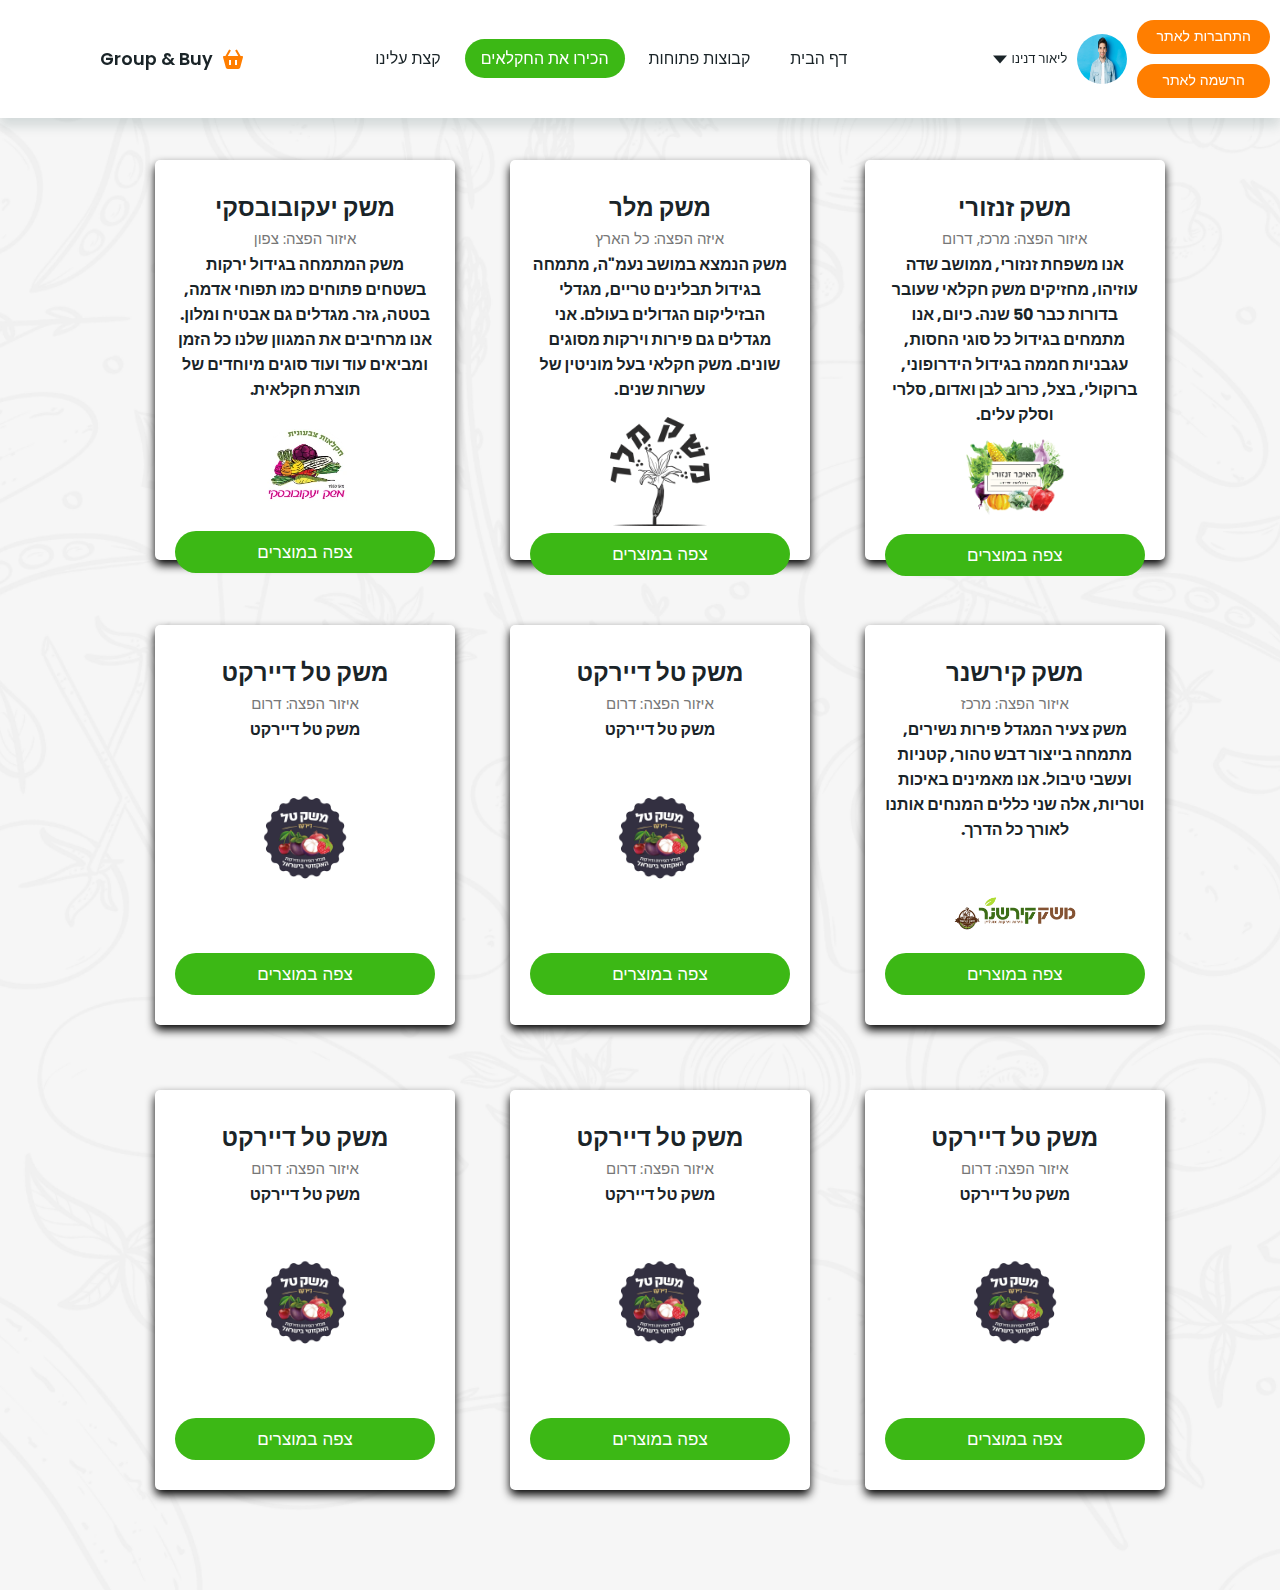
<file: farmers.html>
<!DOCTYPE html>
<html lang="en">
    <head>
        <meta charset="UTF-8">
        <meta http-equiv="X-UA-Compatible" content="IE=edge">
        <meta name="viewport" content="width=device-width, initial-scale=1.0">
        <!-- Link To CSS -->
        <link rel="stylesheet" href="style.css">
        <!-- Box Icons -->
        <link rel="stylesheet"
        href="https://cdn.jsdelivr.net/npm/boxicons@latest/css/boxicons.min.css">
        <!-- Link Swiper's CSS -->
        <link rel="stylesheet"
        href="https://unpkg.com/swiper/swiper-bundle.min.css"/>
    </head>
<body>

    
      
    <!-- Navbar -->
    <header>

        <div class="login-buttons">
            <button id="show-login">התחברות לאתר</button>
            <button id="show-login">הרשמה לאתר</button>
        </div>

        <!-- Profile -->
        <div class="profile">
            <img src="img/profile.jpg" alt="">
            <span>ליאור דנינו</span>
            <i class='bx bx-caret-down' ></i>
        </div>
        
        <!-- Menu Icon  -->

        <div class="bx bx-menu" id="menu-icon"></div>
        <!-- Nav List -->
        <ul class="navbar">
            
            <li><a href="index.html">דף הבית</a></li>
            <li><a href="openGroups.html">קבוצות פתוחות</a></li>
            <li><a href="farmers.html" class="farmers-active">הכירו את החקלאים</a></li>
            <li><a href="about.html">קצת עלינו</a></li>
            
        </ul>
        


        <a href="#" class="logo"><i class='bx bxs-basket'></i>Group & Buy</a>

        <div class="popup">
            <div class="close-btn">&times;</div>
            <div class="form">
                <h2>Log in</h2>
                <div class="form-element">
                    <label for="email">דואר אלקטרוני</label>
                    <input type="text" id="email" placeholder="הזן דואר אלקטרוני">
                </div>
                <div class="form-element">
                    <label for="password">סיסמה</label>
                    <input type="password" id="password" placeholder="הזן סיסמה">
                </div>
                <div class="form-element">
                    <input type="checkbox" id="remember-me">
                    <label for="remember-me">זכור אותי</label>
                </div>
                <div class="form-element">
                    <button>התחברות</button>
                </div>
                <a href="#">שכחת סיסמה?</a>
            </div>
        </div>
        

    </header>
     

      <div class="container1">

        <h1 class="heading1"></h1>
    
            <div class="box1-container1">
        
                <div class="box1">
                    
                    <h2>משק זנזורי</h2>
                    <p>איזור הפצה: מרכז, דרום</p>
                    <h4>אנו משפחת זנזורי, ממושב שדה עוזיהו, מחזיקים משק חקלאי שעובר בדורות כבר 50 שנה.
                        כיום, אנו מתמחים בגידול כל סוגי החסות, עגבניות חממה בגידול הידרופוני, ברוקולי, בצל, כרוב לבן ואדום, סלרי וסלק עלים.</h4>
                      
                    <div style="text-align: center">
                        <img src="img\Zanzori.png" alt="משק זנזורי" style="width: 100px; height: auto;">
                    </div>

                    <!-- כפתור לפתיחת מודאל המוצרים -->
                    <button class="open-modal" data-farmer="משק זנזורי" data-products="ברוקולי, ברוקומיני, חסה ערבית, חסה לאליק, לבבות חסה, בצל ריברסייד, כרוב לבן, כרוב אדום, 
                    סלק עלים, סלרי עלים, ראש סלרי, שורש פטרוזיליה, עגבניות חממה, באקצ'וי">צפה במוצרים</button>

                </div>
        
                <div class="box1">
                    <h2>משק מלר</h2>
                    <p>איזה הפצה: כל הארץ</p>
                    <h4>משק הנמצא במושב נעמ"ה, מתמחה בגידול תבלינים טריים, מגדלי הבזיליקום הגדולים בעולם. אני מגדלים גם פירות וירקות מסוגים שונים. משק חקלאי בעל מוניטין של עשרות שנים.</h4>
                    
                    <div style="text-align: center">
                        <img src="img/meller-logo.png" alt="משק מלר" style="width: 100px; height: auto; margin-top: 15px;">
                    </div>
                    
                    <button class="open-modal" data-farmer="משק מלר" data-products="אבטיח, אבטיח גולי, אבטיח צהוב, אבטיח אישי, מלון כתום, מלון גליה, מלון בוכרי צהוב, מלון בוכרי ירוק, סברס ">צפה במוצרים</button>
                </div>
        
                <div class="box1">
                    
                    <h2>משק יעקובובסקי</h2>
                    <p>איזור הפצה: צפון</p>
                    <h4>משק המתמחה בגידול ירקות בשטחים פתוחים כמו תפוחי אדמה, בטטה, גזר. מגדלים גם אבטיח ומלון. אנו מרחיבים את המגוון שלנו כל הזמן ומביאים עוד ועוד סוגים מיוחדים של תוצרת חקלאית. </h4>
                    
                    <div style="text-align: center">
                        <img src="img/logo(2).png" alt="משק יעקובובסקי" style="width: 100px; height: auto; margin-top: 23px;">
                    </div>
                    
                    <button class="open-modal" data-farmer="משק יעקובובסקי" data-products="פטל אדום, פטל שחור, אוכמניות, תות פקיסטני, פטל צהוב, תות שדה, דומדמניות">צפה במוצרים</button>
                </div>
        
                <div class="box1">
                    
                    <h2>משק קירשנר</h2>
                    <p>איזור הפצה: מרכז</p>
                    <h4>משק צעיר המגדל פירות נשירים, מתמחה בייצור דבש טהור, קטניות ועשבי טיבול. אנו מאמינים באיכות וטריות, אלה שני כללים המנחים אותנו לאורך כל הדרך.</h4>
                   
                    <div style="text-align: center">
                        <img src="img/newlogo.c452bf06.png" alt="משק קירשנר" style="width: 130px; height: auto; margin-top: 50px;">
                    </div>
                   
                    <button class="open-modal" data-farmer="משק קירשנר" data-products="">צפה במוצרים</button>
                </div>
    
            <div class="box1">
                
                <h2>משק טל דיירקט</h2>
                    <p>איזור הפצה: דרום</p>
                    <h4>משק טל דיירקט </h4>
                   
                    <div style="text-align: center">
                        <img src="img/לוגו-משק-טל.png" alt="משק טל דיירקט" style="width: 130px; height: auto; margin-top: 50px;">
                    </div>
                   
                    <button class="open-modal" data-farmer="משק טל דיירקט" data-products="">צפה במוצרים</button>
            </div>

            <div class="box1">
                
                <h2>משק טל דיירקט</h2>
                    <p>איזור הפצה: דרום</p>
                    <h4>משק טל דיירקט </h4>
                   
                    <div style="text-align: center">
                        <img src="img/לוגו-משק-טל.png" alt="משק טל דיירקט" style="width: 130px; height: auto; margin-top: 50px;">
                    </div>
                   
                    <button class="open-modal" data-farmer="משק טל דיירקט" data-products="">צפה במוצרים</button>
            </div>

            <div class="box1">
                
                <h2>משק טל דיירקט</h2>
                    <p>איזור הפצה: דרום</p>
                    <h4>משק טל דיירקט </h4>
                   
                    <div style="text-align: center">
                        <img src="img/לוגו-משק-טל.png" alt="משק טל דיירקט" style="width: 130px; height: auto; margin-top: 50px;">
                    </div>
                   
                    <button class="open-modal" data-farmer="משק טל דיירקט" data-products="">צפה במוצרים</button>
            </div>

            <div class="box1">
                
                <h2>משק טל דיירקט</h2>
                    <p>איזור הפצה: דרום</p>
                    <h4>משק טל דיירקט </h4>
                   
                    <div style="text-align: center">
                        <img src="img/לוגו-משק-טל.png" alt="משק טל דיירקט" style="width: 130px; height: auto; margin-top: 50px;">
                    </div>
                   
                    <button class="open-modal" data-farmer="משק טל דיירקט" data-products="">צפה במוצרים</button>
            </div>

            <div class="box1">
                
                <h2>משק טל דיירקט</h2>
                    <p>איזור הפצה: דרום</p>
                    <h4>משק טל דיירקט </h4>
                   
                    <div style="text-align: center">
                        <img src="img/לוגו-משק-טל.png" alt="משק טל דיירקט" style="width: 130px; height: auto; margin-top: 50px;">
                    </div>
                   
                    <button class="open-modal" data-farmer="משק טל דיירקט" data-products="">צפה במוצרים</button>
            </div>

    
    
        </div>
    
    </div>

        <!-- מודאל להצגת מוצרים -->
    <div id="productModal" class="modal">
        <div class="modal-content">
            <span class="close">&times;</span>
            <h2 id="farmerName"></h2>
            <ul id="productList"></ul>
        </div>
    </div>

    <script src="main.js"></script>

</body>

</html>
</html>
</file>
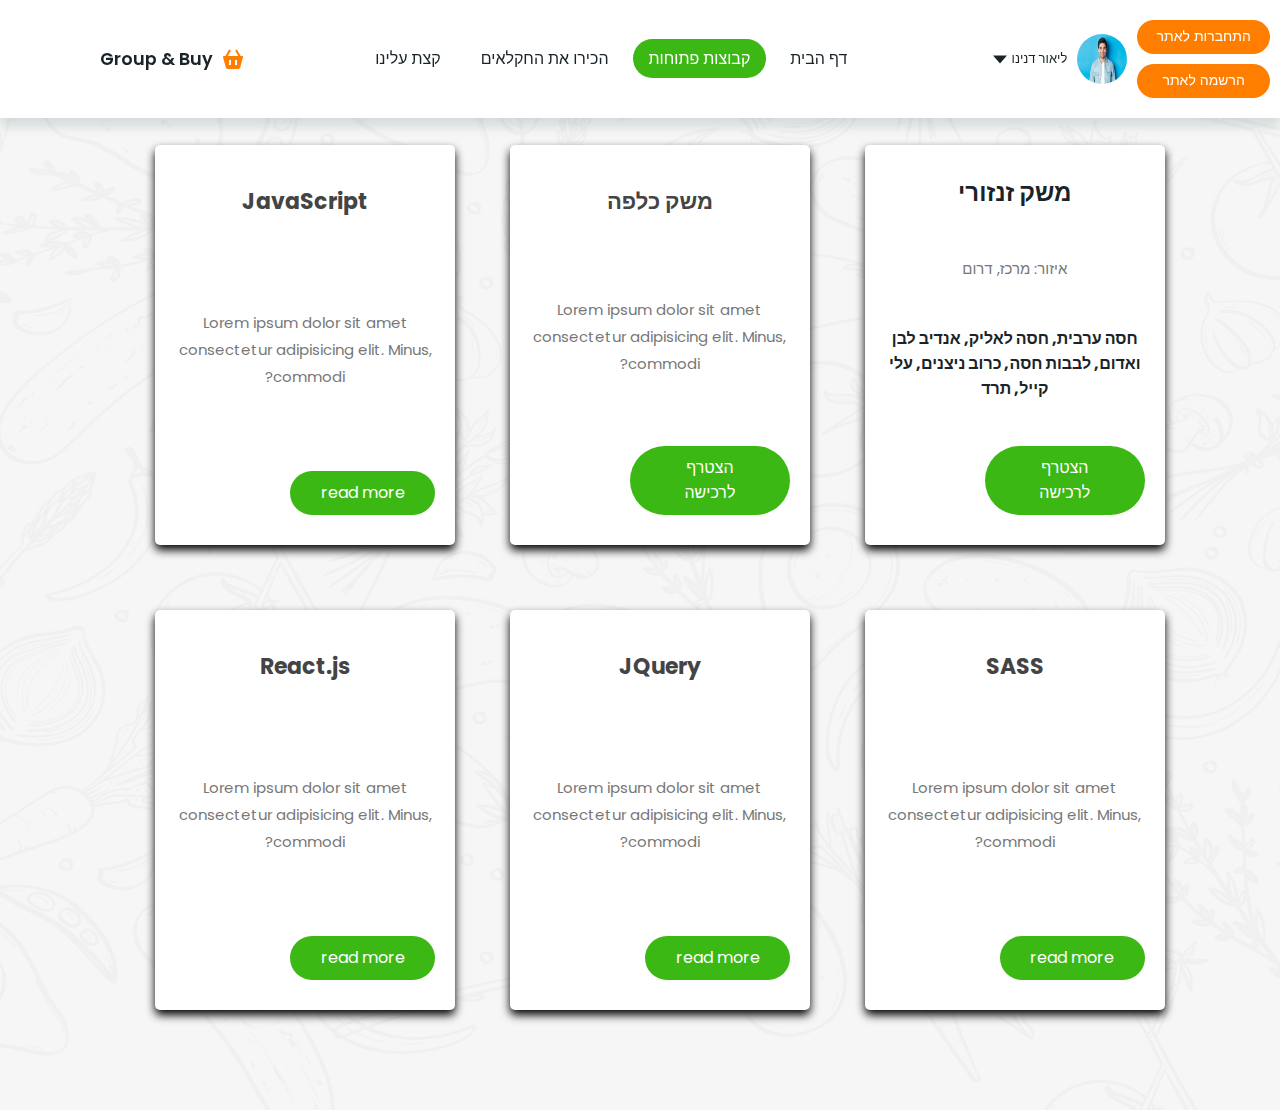
<file: openGroups.html>
<!DOCTYPE html>
<html lang="en">
<head>
    <meta charset="UTF-8">
    <meta http-equiv="X-UA-Compatible" content="IE=edge">
    <meta name="viewport" content="width=device-width, initial-scale=1.0">
    <!-- Link To CSS -->
    <link rel="stylesheet" href="style.css">
    <!-- Box Icons -->
    <link rel="stylesheet"
  href="https://cdn.jsdelivr.net/npm/boxicons@latest/css/boxicons.min.css">
  <!-- Link Swiper's CSS -->
  <link rel="stylesheet"
href="https://unpkg.com/swiper/swiper-bundle.min.css"/>
</head>
<body>
    <!-- Navbar -->
    <header>

        <div class="login-buttons">
            <button id="show-login">התחברות לאתר</button>
            <button id="show-login">הרשמה לאתר</button>
        </div>

        <!-- Profile -->
        <div class="profile">
            <img src="img/profile.jpg" alt="">
            <span>ליאור דנינו</span>
            <i class='bx bx-caret-down' ></i>
        </div>
       
        <!-- Menu Icon  -->

        <div class="bx bx-menu" id="menu-icon"></div>
        <!-- Nav List -->
        <ul class="navbar">
            <li><a href="index.html">דף הבית</a></li>
            <li><a href="openGroups.html" class="openGroups-active">קבוצות פתוחות</a></li>
            <li><a href="farmers.html">הכירו את החקלאים</a></li>
            <li><a href="about.html">קצת עלינו</a></li>
            
            
            
            
            
        </ul>
        

        <a href="#" class="logo"><i class='bx bxs-basket'></i>Group & Buy</a>
    </header>

    <div class="container1">

       
    
        <div class="box1-container1">
    
            <div class="box1">
                <h2>משק זנזורי</h2>
                <p>איזור: מרכז, דרום</p>
                <h4>חסה ערבית, חסה לאליק, אנדיב לבן ואדום, לבבות חסה, כרוב ניצנים, עלי קייל, תרד</h4>
                <a href="#" class="btn">הצטרף לרכישה</a>
            </div>
    
            <div class="box1">
                
                <h3>משק כלפה</h3>
                <p>Lorem ipsum dolor sit amet consectetur adipisicing elit. Minus, commodi?</p>
                <a href="#" class="btn">הצטרף לרכישה</a>
            </div>
    
            <div class="box1">
                
                <h3>JavaScript</h3>
                <p>Lorem ipsum dolor sit amet consectetur adipisicing elit. Minus, commodi?</p>
                <a href="#" class="btn">read more</a>
            </div>
    
            <div class="box1">
                
                <h3>SASS</h3>
                <p>Lorem ipsum dolor sit amet consectetur adipisicing elit. Minus, commodi?</p>
                <a href="#" class="btn">read more</a>
            </div>
    
            <div class="box1">
                
                <h3>JQuery</h3>
                <p>Lorem ipsum dolor sit amet consectetur adipisicing elit. Minus, commodi?</p>
                <a href="#" class="btn">read more</a>
            </div>
    
            <div class="box1">
                
                <h3>React.js</h3>
                <p>Lorem ipsum dolor sit amet consectetur adipisicing elit. Minus, commodi?</p>
                <a href="#" class="btn">read more</a>
            </div>
    
        </div>
    
    </div>


        


    
</body>
</html>
</html>
</file>
<file: style.css>
/* Google Fonts */
@import url("https://fonts.googleapis.com/css2?family=Poppins:wght@200;300;400;500;600;700;900&display=swap");
* {
  font-family: "Poppins", sans-serif;
  margin: 0;
  padding: 0;
  box-sizing: border-box;
  list-style: none;
  text-decoration: none;
  scroll-padding-top: 2rem;
  scroll-behavior: smooth;
}
/* Some Variables */
:root {
  --green-color: #3cb815;
  --light-green-color: #c0eb7b;
  --orange-color: #ff7e00;
  --light-orange-color: #f75f1d;
  --text-color: #1a2428;
  --bg-color: #fff;
}
/* Background Image */
body {
  background-image: url(img/background.png);
  background-size: cover;
  background-position: center;
}

/* Set global text direction to RTL */
body {
  direction: rtl;
}

/* Custom Scroll Bar */
::-webkit-scrollbar {
  width: 0.5rem;
  background: var(--light-green-color);
}
::-webkit-scrollbar-thumb {
  width: 0.5rem;
  background: var(--green-color);
  border-radius: 5rem;
}
section {
  padding: 4.5rem 0 1.5rem;
}
img {
  width: 100%;
}
body {
  color: var(--text-color);
}
header {
  position: fixed;
  width: 100%;
  top: 0;
  right: 0;
  z-index: 1000;
  display: flex;
  align-items: center;
  justify-content: space-between;
  background: var(--bg-color);
  box-shadow: 0 8px 11px rgb(14 55 54 / 15%);
  padding: 20px 10px 20px 100px;
  transition: 0.5s;
}
.profile {
  display: flex;
  align-items: center;
  padding: 0;
}

.profile img {
  width: 50px;
  height: 50px;
  border-radius: 50%;
  margin-right: 10px;
}

.profile button {
  background-color: #4caf50;
  color: white;
  border: none;
  padding: 10px 20px;
  font-size: 16px;
  cursor: pointer;
  border-radius: 5px;
}

.profile span {
  font-size: 13px;
  font-weight: 500;
  margin-right: 10px;
}

.profile button:hover {
  background-color: #45a049;
}

.profile i {
  margin-left: 10px;
  font-size: 24px;
  cursor: pointer;
}

.logo {
  display: flex;
  align-items: center;
  font-size: 1.1rem;
  font-weight: 600;
  color: var(--text-color);
  column-gap: 0.5rem;
}
.logo .bx {
  font-size: 24px;
  color: var(--orange-color);
}
.navbar {
  display: flex;
  justify-content: center; /* מרכז את ה-navbar */
  column-gap: 0.5rem;
  flex-grow: 1; /* מאפשר ל-navbar לתפוס את המקום שנותר */
}
.navbar a {
  font-size: 1rem;
  font-weight: 500;
  color: var(--text-color);
  padding: 0.5rem 1rem;
}
.navbar a:hover,
.navbar .home-active,
.navbar .about-active,
.navbar .categories-active,
.navbar .openGroups-active,
.navbar .farmers-active {
  background: var(--green-color);
  border-radius: 5rem;
  color: var(--bg-color);
  transition: background 0.5s;
}
#menu-icon {
  font-size: 24px;
  cursor: pointer;
  z-index: 10001;
  display: none;
}
.container {
  position: relative;
  width: 100%;
  min-height: 640px;
  display: flex;
  align-items: center;
  background: url(img/background.png);
  background-repeat: no-repeat;
  background-size: cover;
  background-position: center;
  overflow: hidden;
  justify-content: space-between;
}
.container img {
  width: 500px;
  position: absolute;
  bottom: 80px;
  left: 280px;
}
.home-text {
  padding: 80px 150px 0;
  text-align: right;
  flex: 1;
}
.home-text span {
  font-weight: 400;
  text-transform: uppercase;
  color: var(--green-color);
}
.home-text h1 {
  font-size: 2.4rem;
  font-weight: 700;
  margin-bottom: 1rem;
}
.btn {
  padding: 0.6rem 1.9rem;
  background: var(--green-color);
  color: var(--bg-color);
  font-weight: 400;
  border-radius: 5rem;
  display: flex;
  align-items: center;
  margin-left: auto;
  column-gap: 00.5rem;
  max-width: 160px;
}
.btn .bx {
  padding: 4px;
  background: var(--bg-color);
  color: var(--text-color);
  border-radius: 1rem;
  font-size: 20px;
  margin: auto;
}
.btn:hover {
  background: var(--light-orange-color);
  transition: 0.2s ease;
}
.swiper-button-next {
  background: url(img/left-arrow.png);
  background-repeat: no-repeat;
  background-size: 100% auto;
  background-position: center;
  margin-right: 20px;
}
.swiper-button-next::after {
  display: none;
}
.swiper-button-prev {
  background: url(img/right-arrow.png);
  background-repeat: no-repeat;
  background-size: 100% auto;
  background-position: center;
  margin-left: 20px;
}
.swiper-button-prev::after {
  display: none;
}
.heading {
  display: flex;
  justify-content: flex-end;
  text-align: right;
}
.heading h1 {
  font-size: 1.6rem;
  font-weight: 600;
}
.heading span {
  color: var(--green-color);
}
.categories {
  max-width: 968px;
  margin-left: auto;
  margin-right: auto;
}
.categories-conatiner {
  display: grid;
  grid-template-columns: repeat(auto-fit, minmax(180px, auto));
  gap: 1rem;
  margin-top: 2rem;
}
.categories-conatiner .box {
  position: relative;
  display: flex;
  flex-direction: column;
  align-items: center;
  padding: 20px;
  border-radius: 0.5rem;
}
.categories-conatiner .box img {
  width: 100%;
  height: 100px;
  object-fit: contain;
  object-position: center;
}
.categories-conatiner .box h2 {
  font-size: 1rem;
  font-weight: 600;
}
.categories-conatiner .box span {
  font-size: 0.8rem;
  font-weight: 400;
  margin-bottom: 1rem;
}
.categories-conatiner .box .bx {
  padding: 10px;
  background: var(--green-color);
  color: var(--bg-color);
  border-radius: 5rem;
  margin-top: 2rem;
  position: absolute;
  bottom: -8%;
  display: none;
}
.categories-conatiner .box .bx:hover {
  background: var(--light-orange-color);
  transition: 0.2s all linear;
}
.categories-conatiner .box:hover .bx {
  display: block;
  transition: 0.2s all linear;
}
.box1 {
  background: #fef4ea;
}
.box2 {
  background: #e9f4e3;
}
.box3 {
  background: #faeaea;
}
.box4 {
  background: #eeeef9;
}
.box5 {
  background: #f7f6d7;
}
.products {
  max-width: 968px;
  margin-left: auto;
  margin-right: auto;
}
.products-conatiner {
  display: grid;
  grid-template-columns: repeat(auto-fit, minmax(260px, auto));
  gap: 1.5rem;
  margin-top: 2rem;
}
.products-conatiner .box {
  padding: 20px;
  box-shadow: 1px 2px 11px 4px rgb(14 55 54 / 15%);
  border-radius: 0.5rem;
  position: relative;
}
.products-conatiner .box img {
  width: 100%;
  height: 200px;
  object-fit: contain;
  object-position: center;
}
.products-conatiner .box span {
  font-weight: 500;
  font-size: 13px;
}
.products-conatiner .box h2 {
  font-size: 1.2rem;
  font-weight: 600;
}
.products-conatiner .box .price {
  font-size: 1rem;
  font-weight: 600;
  margin-top: 0.5rem;
  color: var(--light-orange-color);
}
.products-conatiner .box .price span {
  color: var(--text-color);
}
.products-conatiner .box .bx-cart-alt {
  position: absolute;
  right: 0;
  bottom: 0;
  padding: 10px;
  background: var(--green-color);
  color: var(--bg-color);
  font-size: 20px;
  border-radius: 0.5rem 0 0.5rem 0;
}
.products-conatiner .box .bx-cart-alt:hover {
  background: var(--orange-color);
  transition: 0.2s all linear;
}
.products-conatiner .box .bx-heart {
  position: absolute;
  top: 1rem;
  right: 1rem;
  font-size: 20px;
  color: var(--light-orange-color);
}
.products-conatiner .box .discount {
  position: absolute;
  top: 1rem;
  left: 0;
  background: var(--light-orange-color);
  color: var(--bg-color);
  padding: 4px 18px;
  clip-path: polygon(100% 0%, 75% 50%, 100% 100%, 0 100%, 0% 50%, 0 0);
}
.about {
  max-width: 968px;
  margin-left: auto;
  margin-right: auto;
  display: grid;
  grid-template-columns: repeat(auto-fit, minmax(21rem, auto));
  align-items: center;
  gap: 1.5rem;
}
.about-text span {
  font-weight: 600;
  text-transform: uppercase;
  color: var(--green-color);
}
.about-text p {
  margin: 0.5rem 0 1rem;
}
.customers {
  max-width: 968px;
  margin-left: auto;
  margin-right: auto;
}
.customers h2 {
  text-align: center;
  font-size: 1.6rem;
  font-weight: 600;
}
.customers-container {
  display: grid;
  grid-template-columns: repeat(auto-fit, minmax(280px, auto));
  gap: 1.5rem;
  margin-top: 2rem;
}
.customers-container .box {
  padding: 20px;
  box-shadow: 1px 2px 11px 4px rgb(14 55 54 / 15%);
  border-radius: 0.5rem;
  border-bottom: 7px solid var(--green-color);
}
.customers-container .box:hover {
  transform: translateY(10px);
  transition: 0.2s all linear;
}
.customers-container .box .bx {
  font-size: 24px;
  color: var(--green-color);
}
.customers-container .box .stars .bx {
  font-size: 1rem;
  color: var(--light-orange-color);
}
.customers-container .box p {
  font-size: 0.938rem;
}
.review-profile {
  display: flex;
  align-items: center;
  margin-top: 1rem;
  column-gap: 0.5rem;
}
.review-profile img {
  width: 60px;
  height: 60px;
  border-radius: 50%;
  object-fit: cover;
  object-position: center;
}
.review-profile h3 {
  font-size: 1rem;
  font-weight: 600;
}
.footer {
  max-width: 968px;
  margin-left: auto;
  margin-right: auto;
  display: grid;
  grid-template-columns: repeat(auto-fit, minmax(200px, auto));
  gap: 1.5rem;
  margin-top: 2rem;
  background: #fef4ea;
  border-radius: 0.5rem;
  padding: 20px;
}
.footer-box {
  display: flex;
  flex-direction: column;
}
.footer-box p {
  font-size: 0.938rem;
  margin: 0.5rem 0 1rem;
}
.social {
  display: flex;
  align-items: center;
  column-gap: 0.5rem;
}
.social .bx {
  padding: 10px;
  background: var(--bg-color);
  color: var(--green-color);
  border-radius: 5rem;
  font-size: 20px;
}
.social .bx:hover {
  background: var(--green-color);
  color: var(--bg-color);
  transition: 0.2s all linear;
}
.footer-box h2 {
  font-size: 1.1rem;
  font-weight: 600;
  margin-bottom: 1rem;
}
.footer-box a {
  color: #868a92;
  margin-bottom: 1rem;
}
.footer-box a:hover {
  color: var(--light-orange-color);
}
.footer-box form {
  border-bottom: 1px solid var(--text-color);
  padding: 10px;
  display: flex;
  align-items: center;
  column-gap: 0.5rem;
}
.footer-box form input {
  background: transparent;
  border: none;
  outline: none;
}
.footer-box form .bx {
  font-size: 20px;
  color: var(--light-orange-color);
  cursor: pointer;
}
.footer-box form .bxs-envelope {
  color: var(--green-color);
}
.copyright {
  text-align: center;
  padding: 20px;
}
/* Making Responsive */
@media (max-width: 1080px) {
  header {
    padding: 18px 10px 18px 60px;
  }
  .home-text {
    padding: 0 100px;
  }
  .container img {
    right: 100px;
  }
}
@media (max-width: 991px) {
  header {
    padding: 18px 10px 18px 4%;
  }
  section {
    padding: 50px 4%;
  }
  .home-text h1 {
    font-size: 2rem;
  }
  .home-text {
    padding: 0 5%;
  }
  .swiper-button-next,
  .swiper-button-prev {
    margin: 0;
  }
}
@media (max-width: 852px) {
  header {
    padding: 12px 10px 12px 4%;
  }
  #menu-icon {
    display: initial;
  }
  .navbar {
    position: absolute;
    top: -570px;
    left: 0;
    right: 0;
    display: flex;
    flex-direction: column;
    background: var(--bg-color);
    box-shadow: 4px 4px 0 4px rgb(14 55 54 / 15%);
    transition: 0.2s all linear;
    text-align: left;
  }
  .navbar a {
    padding: 1rem;
    margin: 1rem;
    display: block;
  }
  .navbar a:hover,
  .navbar .home-active {
    border-radius: 00.5rem;
    color: var(--bg-color);
  }
  .navbar.active {
    top: 100%;
  }
  .home-text h1 {
    font-size: 1.7rem;
  }
  .container imng {
    width: 390px;
  }
  .btn {
    padding: 0.6rem 1.2rem;
  }
  .products-conatiner {
    grid-template-columns: repeat(auto-fit, minmax(244px, auto));
  }
}
@media (max-width: 712px) {
  .container img {
    right: 20px;
  }
  .heading h1 {
    font-size: 1.2rem;
  }
  .about {
    grid-template-columns: repeat(auto-fit, minmax(20rem, auto));
  }
  .about img {
    order: 2;
  }
  .about-text {
    text-align: center;
    display: flex;
    flex-direction: column;
    align-items: center;
    justify-content: center;
  }
  .btn {
    max-width: 164px;
  }
  .customers h2 {
    font-size: 1.2rem;
  }
}
@media (max-width: 642px) {
  .container img {
    right: 0;
    width: 370px;
  }
}
@media (max-width: 546px) {
  .container img {
    right: 0;
    width: 370px;
    height: 820px;
    object-fit: contain;
  }
}
@media (max-width: 370px) {
  .logo {
    font-size: 1rem;
  }
  .profile img {
    width: 30px;
    height: 30px;
  }
  .profile span {
    font-size: 10px;
  }
  .home-text {
    padding-bottom: 17rem;
  }
  .home-text span {
    font-size: 0.8rem;
  }
  .home-text h1 {
    font-size: 1.4rem;
  }
  .heading {
    flex-direction: column;
    text-align: center;
  }
  .heading .btn {
    margin-top: 1rem;
  }
  .categories-conatiner {
    gap: 1.5rem;
  }
}

.heading1 {
  text-align: center;
  color: #000;
}

.heading1 {
  display: block;
  visibility: visible;
  opacity: 1;
}

.container1 {
  padding: 15px 9%;
  padding-bottom: 100px;
  margin-top: 80px;
}

.container1 .heading1 {
  text-align: center;
  padding-bottom: 15px;
  color: #fff;
  text-shadow: 0 5px 10px rgba(0, 0, 0, 2);
  font-size: 50px;
}

.container1 .box1-container1 {
  display: grid;
  grid-template-columns: repeat(auto-fit, minmax(270px, 1fr));
  gap: 15px;
}

.container1 .box1-container1 .box1 {
  display: flex; /* הגדרת flex */
  flex-direction: column; /* סידור התוכן בעמודה */
  justify-content: space-between; /* יישור התוכן בין החלק העליון לתחתון */
  box-shadow: 0 5px 10px rgba(0, 0, 0, 2);
  border-radius: 5px;
  background: #fff;
  text-align: center;
  padding: 30px 20px;
  width: 300px;
  height: 400px;
  margin-top: 50px;
}

.container1 .box1-container1 .box1 img {
  height: 80px;
}

.container1 .box1-container1 .box1 h3 {
  color: #444;
  font-size: 22px;
  padding: 10px 0;
}

.container1 .box1-container1 .box1 p {
  color: #777;
  font-size: 15px;
  line-height: 1.8;
}

/* הוספת סגנון זהה לכפתורים */
.open-modal, .btn1 {
  margin-top: auto; /* דוחף את הכפתור לתחתית הקונטיינר */
  display: inline-block;
  background: var(--green-color);
  color: var(--bg-color);
  font-size: 17px;
  border-radius: 5rem;
  padding: 8px 25px;
  text-align: center;
  border: none;
  cursor: pointer;
}

.open-modal:hover, .btn1:hover {
  letter-spacing: 1px;
}

.container1 .box1-container1 .box1:hover {
  box-shadow: 0 10px 15px rgba(0, 0, 0, 3);
  transform: scale(1.03);
}

@media (max-width: 768px) {
  .container1 {
    padding: 20px;
  }
}

/* סגנון בסיסי למודאל */
.modal {
  display: none; 
  position: fixed; 
  z-index: 1000; 
  left: 0;
  top: 0;
  width: 100%; 
  height: 100%; 
  overflow: auto; 
  background-color: rgb(0,0,0); 
  background-color: rgba(0,0,0,0.4); 
}

/* תוכן המודאל */
.modal-content {
  background-color: #fefefe;
  margin: 15% auto;
  padding: 41px 141px 20px 20px;
  border: 1px solid #888;
  width: 60%;
  max-width: 400px;
  border-radius: 10px;
}

/* כפתור הסגירה */
.close {
  color: var(--orange-color); /* שימוש במשתנה עבור הצבע הכתום */
  position: absolute; /* שינוי המיקום ל-position absolute */
  top: 250px; /* מרחק מלמעלה */
  right: 600px; /* מרחק מימין */
  font-size: 40px;
  font-weight: bold;
  cursor: pointer; /* כדי להדגיש שהאלמנט לחיץ */
}

.close:hover,
.close:focus {
  color: var(--light-orange-color); /* צבע אחר בעת ריחוף או מיקוד */
  text-decoration: none;
}



#productList {
  list-style-type: none; /* ביטול הסימון של רשימות */
  padding: 0;
  text-align: right; /* יישור הטקסט לימין */
  direction: rtl; /* הגדרת כיוון הכתיבה מימין לשמאל */
  margin: 0; /* ביטול מרווח עליון ותחתון של הרשימה */
}

#productList li {
  margin-bottom: -3px; /* ריווח בין פריטים */
  text-align: right; /* יישור הטקסט לימין */
  padding-right: 17px; /* הוספת מרווח קטן מימין */
  direction: rtl; /* הגדרת כיוון הכתיבה מימין לשמאל */
}




 CSS for dropdown list 
.dropdown-list {
  display: none; /* Initially hide the dropdown list*/ 
  position: absolute; /* Position it relative to its parent */ 
  top: 100%; /* Position it below the button*/ 
  right: 0; /* Align it to the right of the button */ 
  background-color: white; /* Background color of the dropdown*/  
  border: 1px solid #ccc; /* Border for dropdown */ 
  padding: 10px;
  box-shadow: 0 2px 5px rgba(0, 0, 0, 0.3); /* Shadow effect*/  
  z-index: 100; /* Ensure it is on top of other elements*/  
}

.dropdown-list.active {
  display: block; /* Show the dropdown list when active*/  
}

.dropdown-list li {
  padding: 5px 10px; /* Add some padding*/  
  cursor: pointer; /* Cursor pointer for each list item*/  
}

/* Add hover effect to dropdown list items*/  
.dropdown-list li:hover {
  background-color: #f0f0f0; /* Light gray on hover*/  
}

.popup {
  margin: 0px;
  padding: 0px;
  box-sizing: border-box;
}

.popup {
  display: none;
  position: fixed;
  top: 60%;
  left: 50%;
  transform: translate(-50%, -50%);
  width: 380px;
  padding: 20px 30px;
  background: #fff;
  box-shadow: 2px 2px 5px 5px rgba(0, 0, 0, 0.15);
  border-radius: 10px;
  z-index: 1000;
}

.popup.active1 {
  display: block;
}

.popup .close-btn {
  position: absolute;
  top: 10px;
  right: 10px;
  font-size: 24px;
  cursor: pointer;
}

.popup .form h2 {
  text-align: center;
  margin-bottom: 20px;
}

.popup .form .form-element {
  margin-bottom: 15px;
}

.popup .form .form-element label {
  display: block;
  margin-bottom: 5px;
  font-weight: bold;
}

.popup .form .form-element input[type="text"],
.popup .form .form-element input[type="password"] {
  width: 100%;
  padding: 10px;
  border: 1px solid #ccc;
  border-radius: 5px;
}

.popup .form .form-element input[type="checkbox"] {
  width: auto;
  margin-right: 5px;
}

.popup .form .form-element button {
  width: 100%;
  padding: 10px;
  background-color: #4caf50;
  color: white;
  border: none;
  border-radius: 5px;
  cursor: pointer;
}

.popup .form .form-element button:hover {
  background-color: #45a049;
}

.popup .form a {
  text-align: center;
  display: block;
  margin-top: 10px;
  color: #007bff;
  text-decoration: none;
}

.popup .form a:hover {
  text-decoration: underline;
}

.login-buttons {
  display: flex;
  flex-direction: column; /* מסדר את הכפתורים בעמודה */
  align-items: flex-end; /* מיישר את הכפתורים לצד שמאל */
  gap: 10px; /* ריווח בין הכפתורים */
  margin-left: auto;
}

.login-buttons button {
  font-size: 0.875rem; /* גודל גופן קטן יותר */
  font-weight: 500; /* שמירה על משקל הטקסט */
  color: var(--bg-color); /* צבע הטקסט לבן */
  background-color: var(--orange-color); /* צבע הרקע כתום */
  padding: 0.4rem 1.2rem; /* הקטנת הריווח בתוך הכפתור */
  border-radius: 5rem; /* גבול מעוגל */
  border: none; /* הסרה של גבולות */
  cursor: pointer; /* סמן עכבר */
  width: 100%; /* שמירה על רוחב אחיד לכל הכפתורים */
  text-align: center; /* יישור טקסט למרכז */
}

.login-buttons button:hover {
  background-color: var(--light-orange-color); /* שינוי צבע הרקע בהובר */
  transition: background 0.5s; /* אנימציה חלקה */
}

/* סגנון עבור פופאפ ההרשמה עם שדות נוספים */
#register-popup {
  display: none;
  position: fixed;
  top: 50%;
  left: 50%;
  transform: translate(-50%, -50%);
  width: 380px;
  padding: 20px 30px;
  background: #fff;
  box-shadow: 2px 2px 5px 5px rgba(0, 0, 0, 0.15);
  border-radius: 10px;
  z-index: 1000;
}

#register-popup.active1 {
  display: block;
}

#register-popup .close-btn {
  position: absolute;
  top: 10px;
  right: 10px;
  font-size: 24px;
  cursor: pointer;
}

#register-popup .form h2 {
  text-align: center;
  margin-bottom: 20px;
}

#register-popup .form-element {
  margin-bottom: 15px;
}

#register-popup .form-element input {
  width: 100%;
  padding: 10px;
  font-size: 16px;
  border: 1px solid #ddd;
  border-radius: 5px;
  margin-bottom: 15px;
}


#register-popup .form-element button {
  width: 100%;
  padding: 10px;
  font-size: 16px;
  background-color: var(--green-color);
  color: #fff;
  border: none;
  cursor: pointer;
  border-radius: 5px;
}

#register-popup .form-element button:hover {
  background-color: var(--green-hover-color);
}

.password-container {
  position: relative;
  width: 100%;
}

.password-container input {
  width: 100%;
  padding-right: 40px; /* מקום לאייקון */
}

.toggle-password {
  position: absolute;
  right: 280px;
  top: 40%;
  transform: translateY(-50%);
  cursor: pointer;
  font-size: 20px;
  color: #555;
}
</file>
